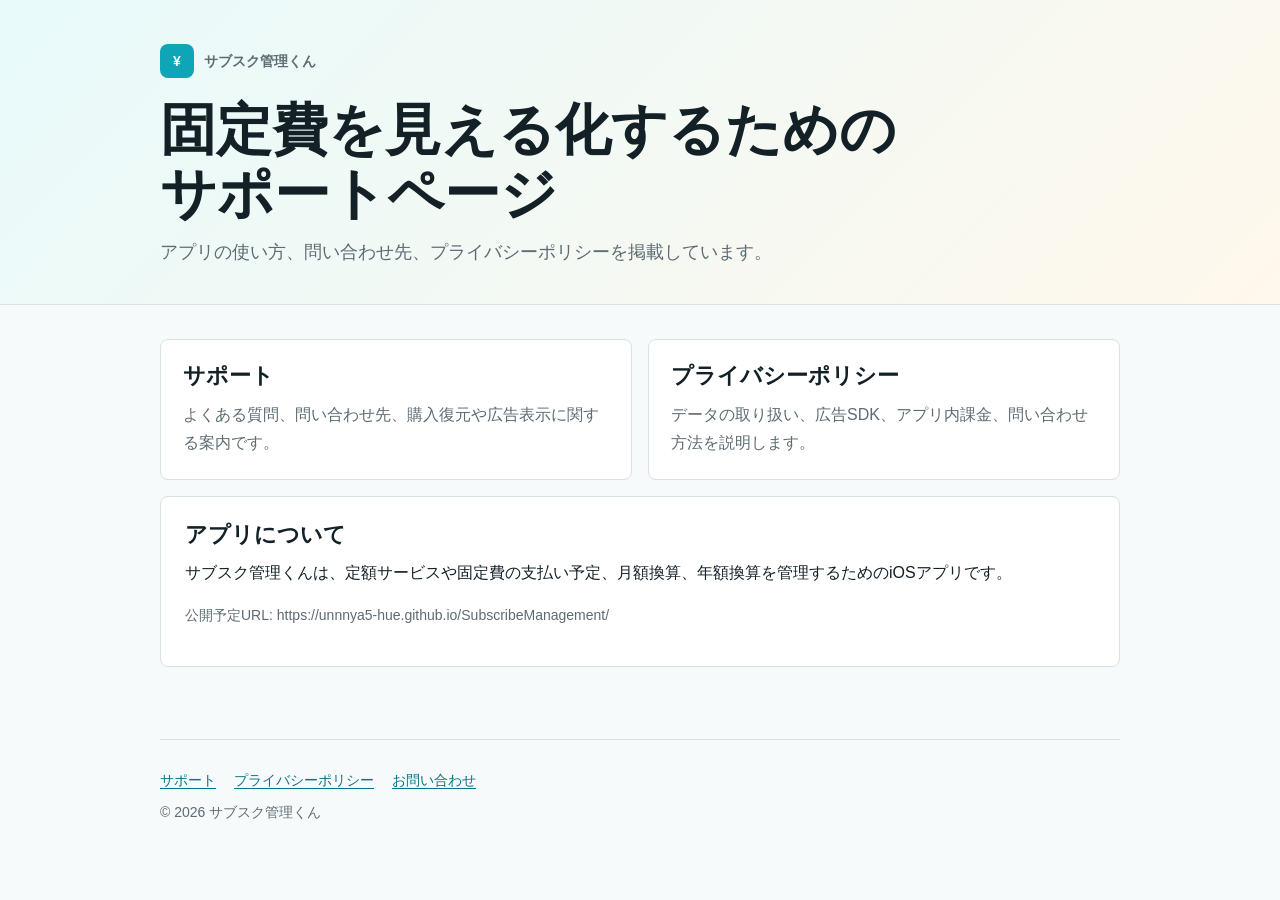
<file: docs/index.html>
<!doctype html>
<html lang="ja">
<head>
  <meta charset="utf-8">
  <meta name="viewport" content="width=device-width, initial-scale=1">
  <title>サブスク管理くん サポート</title>
  <meta name="description" content="サブスク管理くんのサポートページ、プライバシーポリシー、問い合わせ先です。">
  <link rel="stylesheet" href="assets/subkun-site.css">
</head>
<body>
  <header class="site-header">
    <div class="header-inner">
      <div class="brand"><span class="brand-mark">¥</span>サブスク管理くん</div>
      <h1>固定費を見える化するためのサポートページ</h1>
      <p class="lead">アプリの使い方、問い合わせ先、プライバシーポリシーを掲載しています。</p>
    </div>
  </header>

  <main class="content">
    <div class="card-grid">
      <a class="card" href="support.html">
        <h2>サポート</h2>
        <p>よくある質問、問い合わせ先、購入復元や広告表示に関する案内です。</p>
      </a>
      <a class="card" href="privacy.html">
        <h2>プライバシーポリシー</h2>
        <p>データの取り扱い、広告SDK、アプリ内課金、問い合わせ方法を説明します。</p>
      </a>
    </div>

    <section class="doc-section">
      <h2>アプリについて</h2>
      <p>サブスク管理くんは、定額サービスや固定費の支払い予定、月額換算、年額換算を管理するためのiOSアプリです。</p>
      <p class="meta">公開予定URL: https://unnnya5-hue.github.io/SubscribeManagement/</p>
    </section>
  </main>

  <footer class="site-footer">
    <div class="footer-links">
      <a href="support.html">サポート</a>
      <a href="privacy.html">プライバシーポリシー</a>
      <a href="https://github.com/unnnya5-hue/SubscribeManagement/issues">お問い合わせ</a>
    </div>
    <div>© 2026 サブスク管理くん</div>
  </footer>
</body>
</html>
</file>
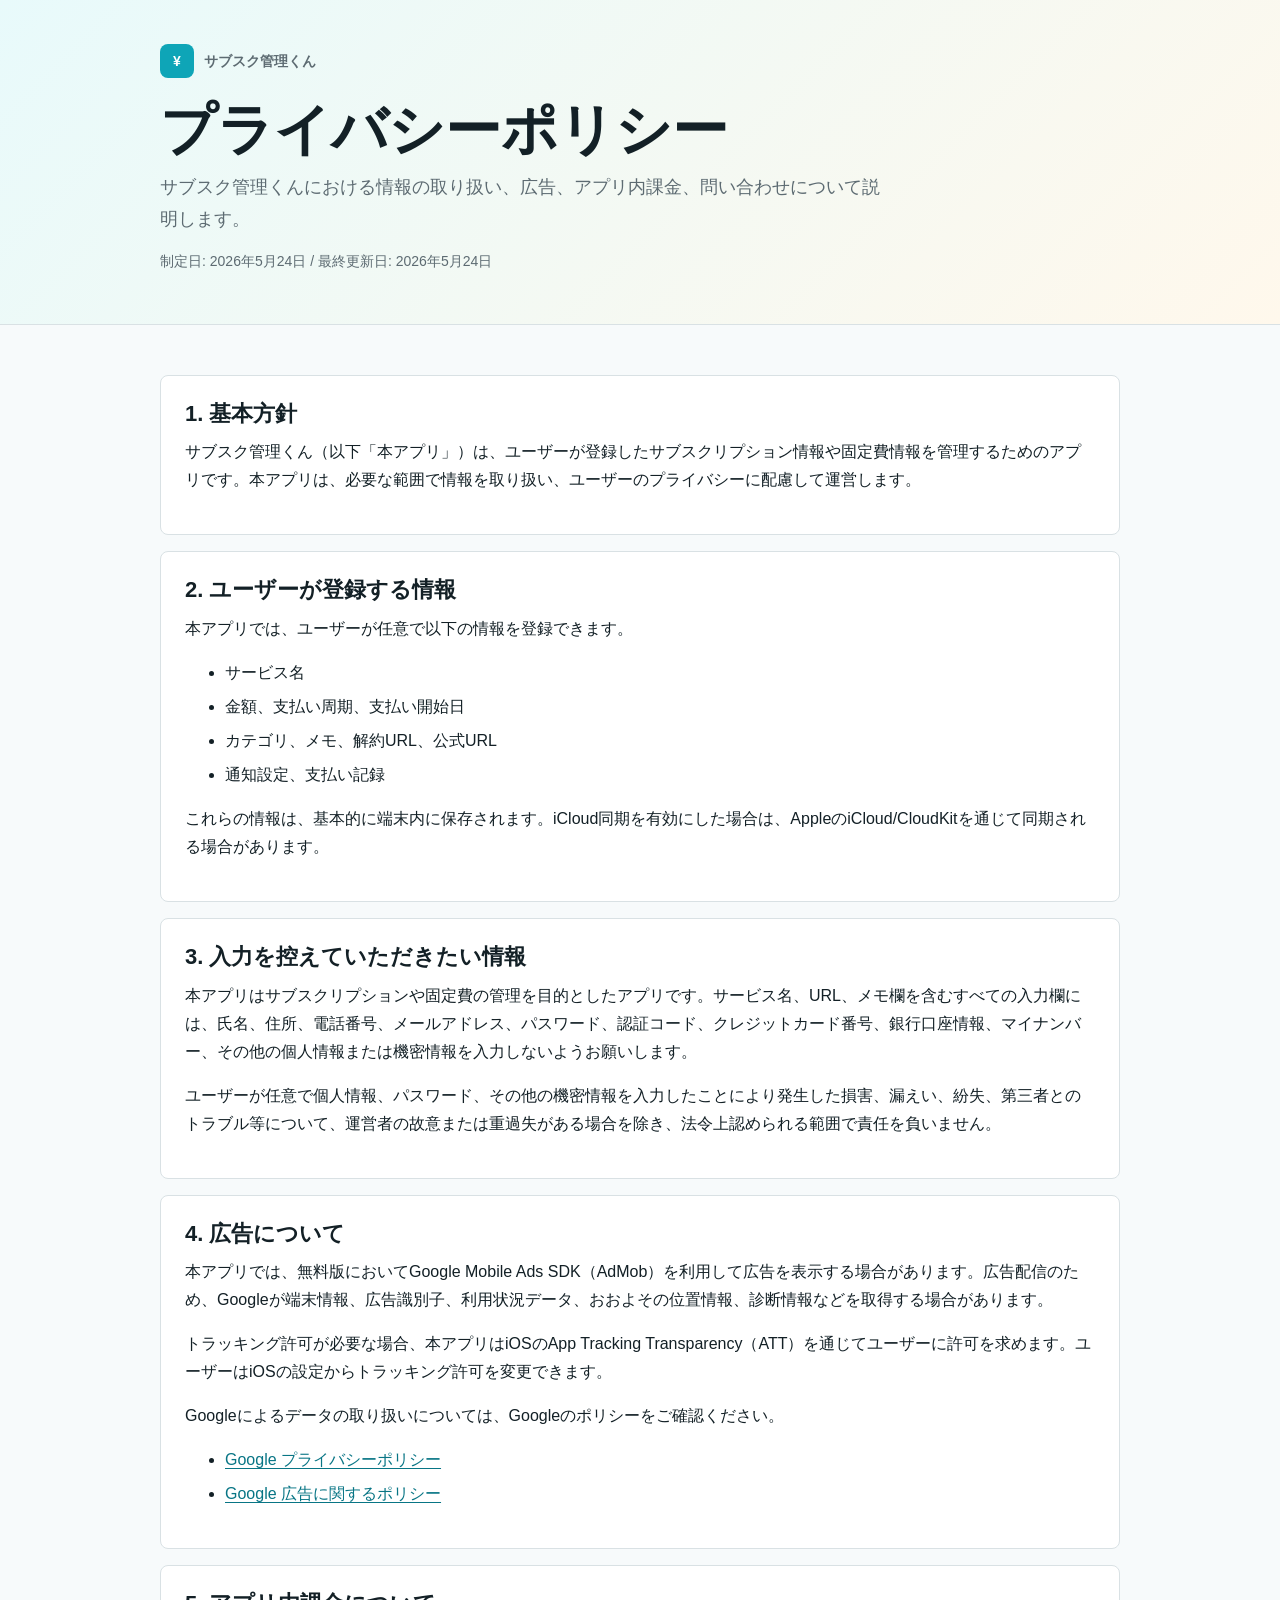
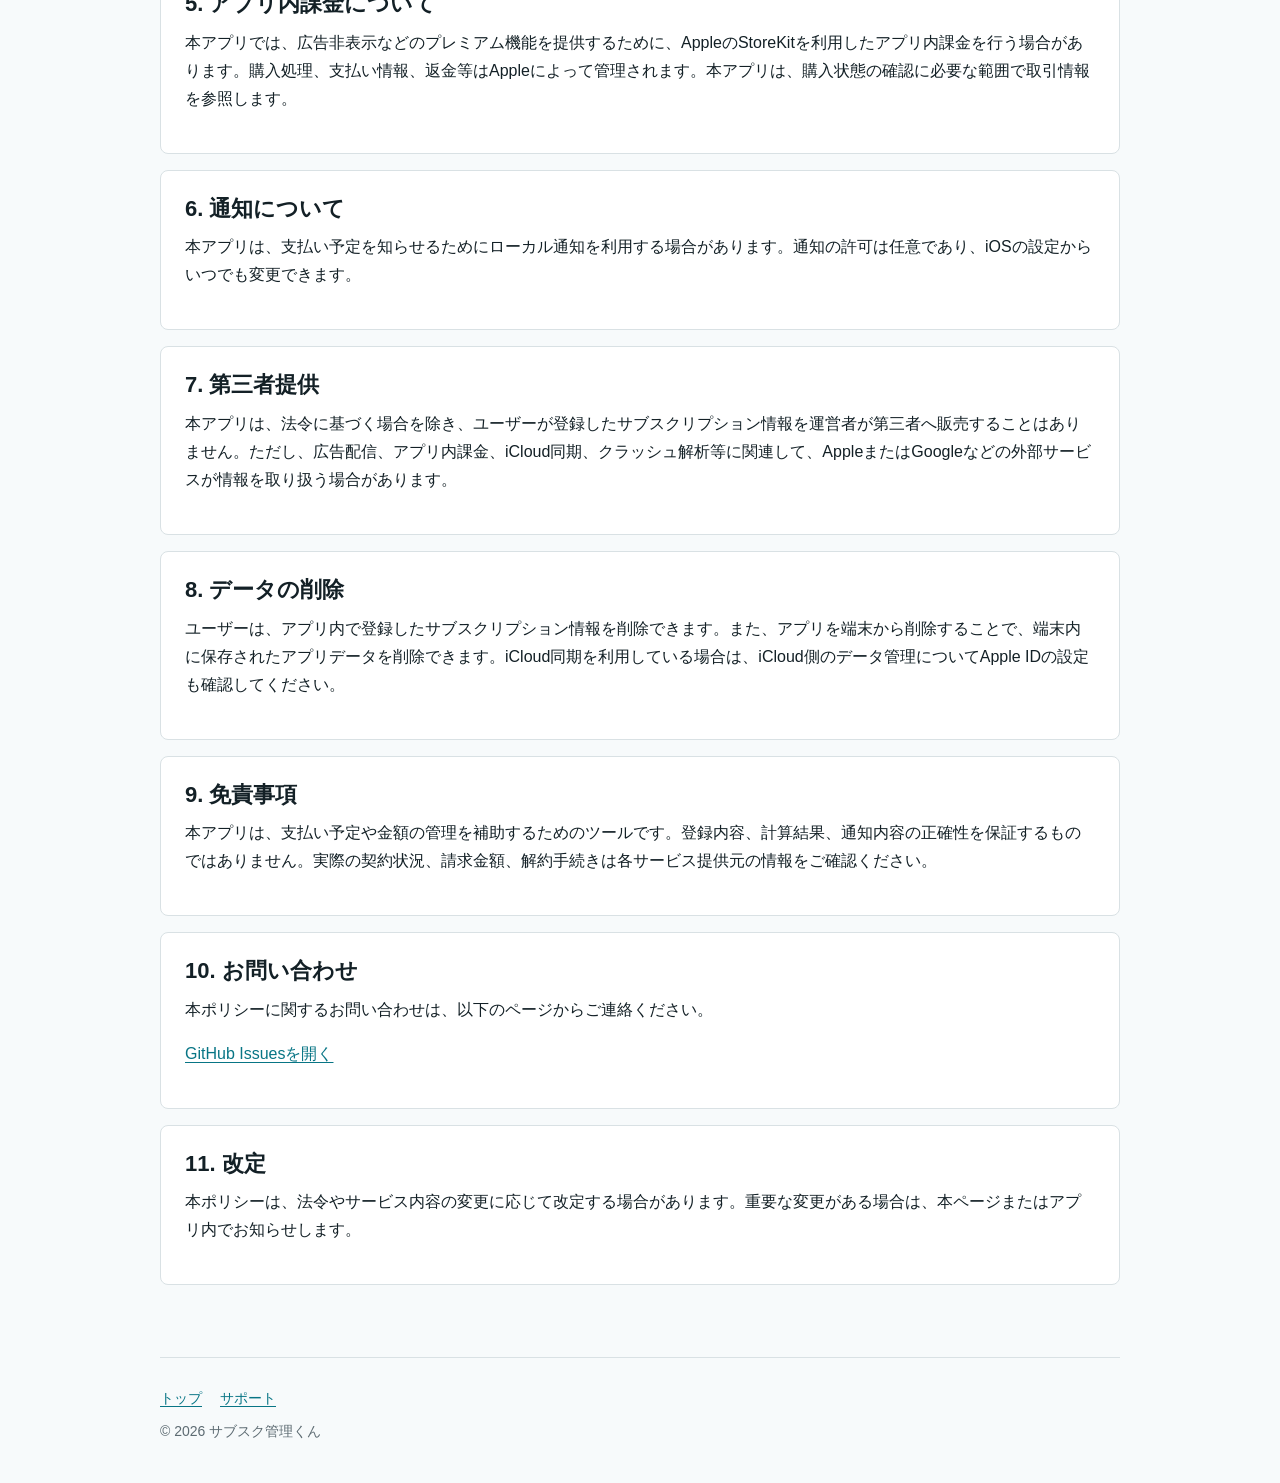
<file: docs/privacy.html>
<!doctype html>
<html lang="ja">
<head>
  <meta charset="utf-8">
  <meta name="viewport" content="width=device-width, initial-scale=1">
  <title>プライバシーポリシー | サブスク管理くん</title>
  <meta name="description" content="サブスク管理くんのプライバシーポリシーです。">
  <link rel="stylesheet" href="assets/subkun-site.css">
</head>
<body>
  <header class="site-header">
    <div class="header-inner">
      <div class="brand"><span class="brand-mark">¥</span>サブスク管理くん</div>
      <h1>プライバシーポリシー</h1>
      <p class="lead">サブスク管理くんにおける情報の取り扱い、広告、アプリ内課金、問い合わせについて説明します。</p>
      <p class="meta">制定日: 2026年5月24日 / 最終更新日: 2026年5月24日</p>
    </div>
  </header>

  <main class="content">
    <section class="doc-section">
      <h2>1. 基本方針</h2>
      <p>サブスク管理くん（以下「本アプリ」）は、ユーザーが登録したサブスクリプション情報や固定費情報を管理するためのアプリです。本アプリは、必要な範囲で情報を取り扱い、ユーザーのプライバシーに配慮して運営します。</p>
    </section>

    <section class="doc-section">
      <h2>2. ユーザーが登録する情報</h2>
      <p>本アプリでは、ユーザーが任意で以下の情報を登録できます。</p>
      <ul>
        <li>サービス名</li>
        <li>金額、支払い周期、支払い開始日</li>
        <li>カテゴリ、メモ、解約URL、公式URL</li>
        <li>通知設定、支払い記録</li>
      </ul>
      <p>これらの情報は、基本的に端末内に保存されます。iCloud同期を有効にした場合は、AppleのiCloud/CloudKitを通じて同期される場合があります。</p>
    </section>

    <section class="doc-section">
      <h2>3. 入力を控えていただきたい情報</h2>
      <p>本アプリはサブスクリプションや固定費の管理を目的としたアプリです。サービス名、URL、メモ欄を含むすべての入力欄には、氏名、住所、電話番号、メールアドレス、パスワード、認証コード、クレジットカード番号、銀行口座情報、マイナンバー、その他の個人情報または機密情報を入力しないようお願いします。</p>
      <p>ユーザーが任意で個人情報、パスワード、その他の機密情報を入力したことにより発生した損害、漏えい、紛失、第三者とのトラブル等について、運営者の故意または重過失がある場合を除き、法令上認められる範囲で責任を負いません。</p>
    </section>

    <section class="doc-section">
      <h2>4. 広告について</h2>
      <p>本アプリでは、無料版においてGoogle Mobile Ads SDK（AdMob）を利用して広告を表示する場合があります。広告配信のため、Googleが端末情報、広告識別子、利用状況データ、おおよその位置情報、診断情報などを取得する場合があります。</p>
      <p>トラッキング許可が必要な場合、本アプリはiOSのApp Tracking Transparency（ATT）を通じてユーザーに許可を求めます。ユーザーはiOSの設定からトラッキング許可を変更できます。</p>
      <p>Googleによるデータの取り扱いについては、Googleのポリシーをご確認ください。</p>
      <ul>
        <li><a href="https://policies.google.com/privacy?hl=ja">Google プライバシーポリシー</a></li>
        <li><a href="https://policies.google.com/technologies/ads?hl=ja">Google 広告に関するポリシー</a></li>
      </ul>
    </section>

    <section class="doc-section">
      <h2>5. アプリ内課金について</h2>
      <p>本アプリでは、広告非表示などのプレミアム機能を提供するために、AppleのStoreKitを利用したアプリ内課金を行う場合があります。購入処理、支払い情報、返金等はAppleによって管理されます。本アプリは、購入状態の確認に必要な範囲で取引情報を参照します。</p>
    </section>

    <section class="doc-section">
      <h2>6. 通知について</h2>
      <p>本アプリは、支払い予定を知らせるためにローカル通知を利用する場合があります。通知の許可は任意であり、iOSの設定からいつでも変更できます。</p>
    </section>

    <section class="doc-section">
      <h2>7. 第三者提供</h2>
      <p>本アプリは、法令に基づく場合を除き、ユーザーが登録したサブスクリプション情報を運営者が第三者へ販売することはありません。ただし、広告配信、アプリ内課金、iCloud同期、クラッシュ解析等に関連して、AppleまたはGoogleなどの外部サービスが情報を取り扱う場合があります。</p>
    </section>

    <section class="doc-section">
      <h2>8. データの削除</h2>
      <p>ユーザーは、アプリ内で登録したサブスクリプション情報を削除できます。また、アプリを端末から削除することで、端末内に保存されたアプリデータを削除できます。iCloud同期を利用している場合は、iCloud側のデータ管理についてApple IDの設定も確認してください。</p>
    </section>

    <section class="doc-section">
      <h2>9. 免責事項</h2>
      <p>本アプリは、支払い予定や金額の管理を補助するためのツールです。登録内容、計算結果、通知内容の正確性を保証するものではありません。実際の契約状況、請求金額、解約手続きは各サービス提供元の情報をご確認ください。</p>
    </section>

    <section class="doc-section">
      <h2>10. お問い合わせ</h2>
      <p>本ポリシーに関するお問い合わせは、以下のページからご連絡ください。</p>
      <p><a href="https://github.com/unnnya5-hue/SubscribeManagement/issues">GitHub Issuesを開く</a></p>
    </section>

    <section class="doc-section">
      <h2>11. 改定</h2>
      <p>本ポリシーは、法令やサービス内容の変更に応じて改定する場合があります。重要な変更がある場合は、本ページまたはアプリ内でお知らせします。</p>
    </section>
  </main>

  <footer class="site-footer">
    <div class="footer-links">
      <a href="index.html">トップ</a>
      <a href="support.html">サポート</a>
    </div>
    <div>© 2026 サブスク管理くん</div>
  </footer>
</body>
</html>
</file>
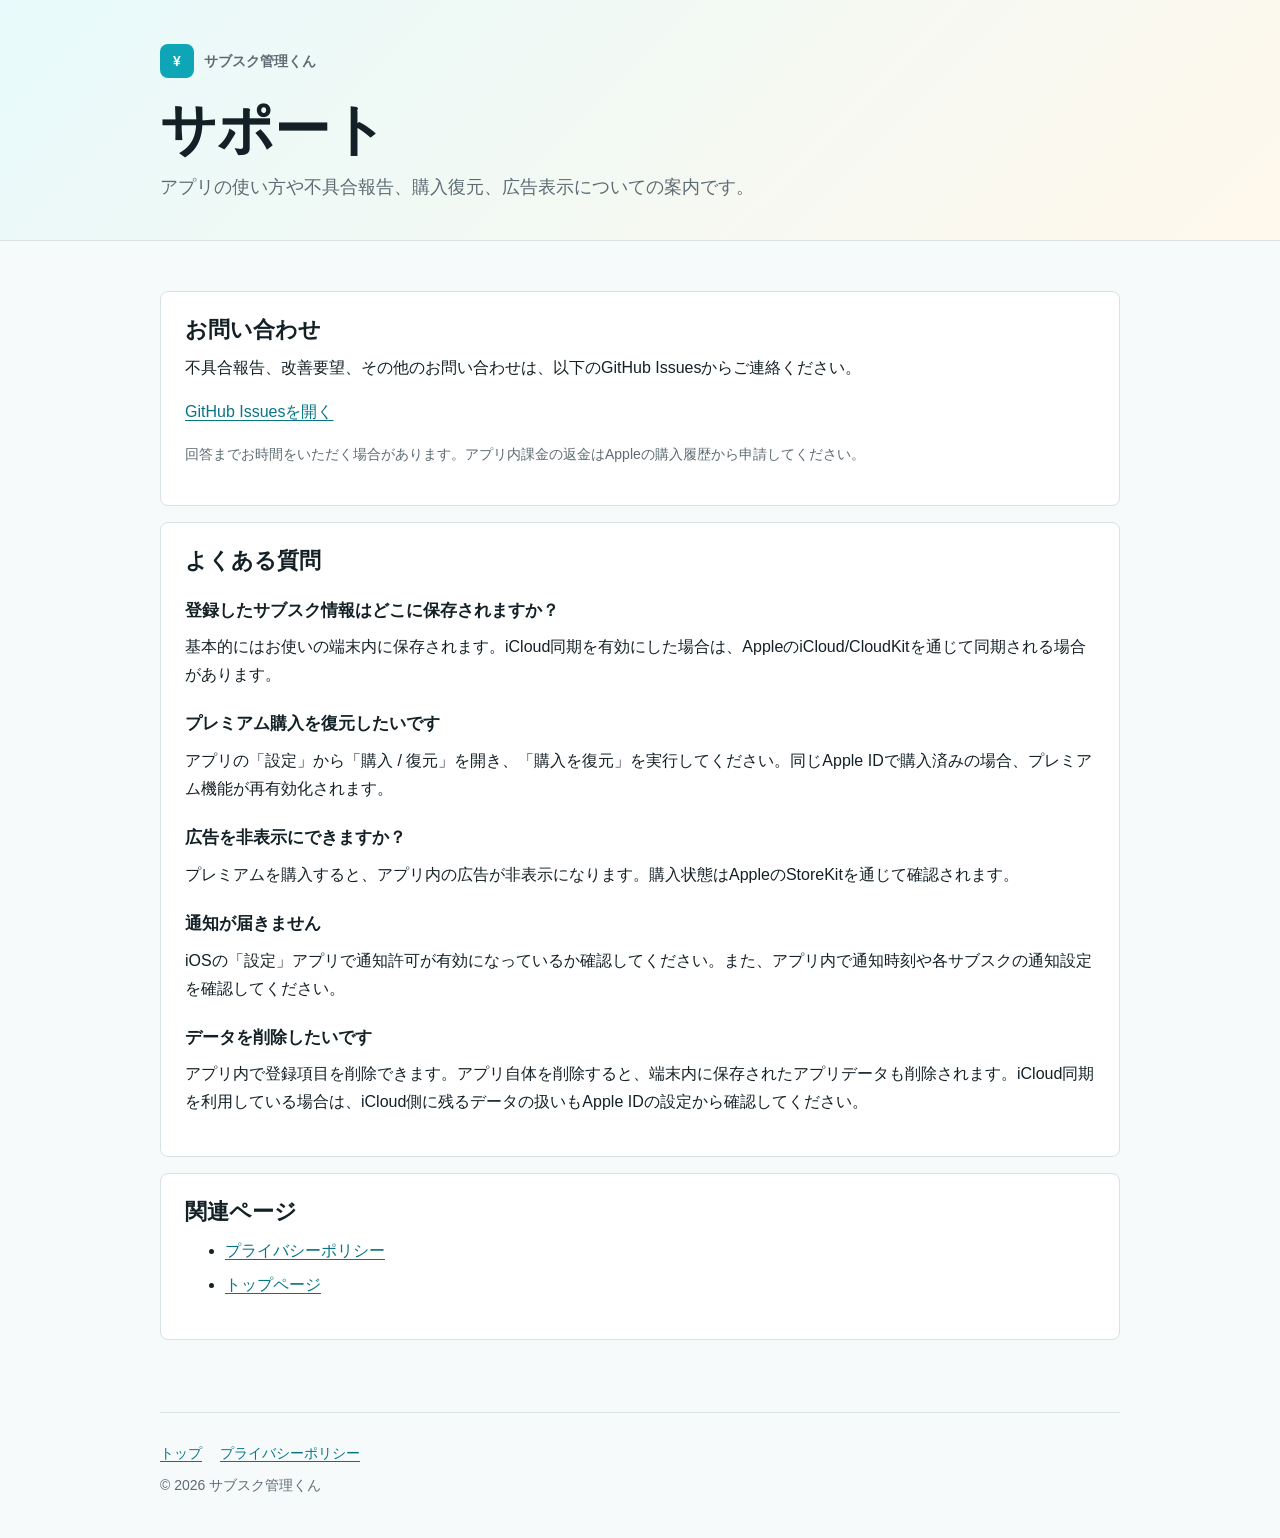
<file: docs/support.html>
<!doctype html>
<html lang="ja">
<head>
  <meta charset="utf-8">
  <meta name="viewport" content="width=device-width, initial-scale=1">
  <title>サポート | サブスク管理くん</title>
  <meta name="description" content="サブスク管理くんのサポート、よくある質問、問い合わせ先です。">
  <link rel="stylesheet" href="assets/subkun-site.css">
</head>
<body>
  <header class="site-header">
    <div class="header-inner">
      <div class="brand"><span class="brand-mark">¥</span>サブスク管理くん</div>
      <h1>サポート</h1>
      <p class="lead">アプリの使い方や不具合報告、購入復元、広告表示についての案内です。</p>
    </div>
  </header>

  <main class="content">
    <section class="doc-section">
      <h2>お問い合わせ</h2>
      <p>不具合報告、改善要望、その他のお問い合わせは、以下のGitHub Issuesからご連絡ください。</p>
      <p><a href="https://github.com/unnnya5-hue/SubscribeManagement/issues">GitHub Issuesを開く</a></p>
      <p class="meta">回答までお時間をいただく場合があります。アプリ内課金の返金はAppleの購入履歴から申請してください。</p>
    </section>

    <section class="doc-section">
      <h2>よくある質問</h2>
      <h3>登録したサブスク情報はどこに保存されますか？</h3>
      <p>基本的にはお使いの端末内に保存されます。iCloud同期を有効にした場合は、AppleのiCloud/CloudKitを通じて同期される場合があります。</p>

      <h3>プレミアム購入を復元したいです</h3>
      <p>アプリの「設定」から「購入 / 復元」を開き、「購入を復元」を実行してください。同じApple IDで購入済みの場合、プレミアム機能が再有効化されます。</p>

      <h3>広告を非表示にできますか？</h3>
      <p>プレミアムを購入すると、アプリ内の広告が非表示になります。購入状態はAppleのStoreKitを通じて確認されます。</p>

      <h3>通知が届きません</h3>
      <p>iOSの「設定」アプリで通知許可が有効になっているか確認してください。また、アプリ内で通知時刻や各サブスクの通知設定を確認してください。</p>

      <h3>データを削除したいです</h3>
      <p>アプリ内で登録項目を削除できます。アプリ自体を削除すると、端末内に保存されたアプリデータも削除されます。iCloud同期を利用している場合は、iCloud側に残るデータの扱いもApple IDの設定から確認してください。</p>
    </section>

    <section class="doc-section">
      <h2>関連ページ</h2>
      <ul>
        <li><a href="privacy.html">プライバシーポリシー</a></li>
        <li><a href="index.html">トップページ</a></li>
      </ul>
    </section>
  </main>

  <footer class="site-footer">
    <div class="footer-links">
      <a href="index.html">トップ</a>
      <a href="privacy.html">プライバシーポリシー</a>
    </div>
    <div>© 2026 サブスク管理くん</div>
  </footer>
</body>
</html>
</file>
<file: docs/assets/subkun-site.css>
:root {
  color-scheme: light;
  --ink: #132026;
  --muted: #5d6b72;
  --line: #d9e1e4;
  --paper: #ffffff;
  --soft: #eef7f8;
  --accent: #0ea5b7;
  --accent-dark: #087585;
  --warm: #fff7e8;
}

* {
  box-sizing: border-box;
}

body {
  margin: 0;
  background: #f7fafb;
  color: var(--ink);
  font-family: -apple-system, BlinkMacSystemFont, "Hiragino Sans", "Noto Sans JP", "Segoe UI", sans-serif;
  line-height: 1.75;
}

a {
  color: var(--accent-dark);
  text-decoration-thickness: 0.08em;
  text-underline-offset: 0.2em;
}

.site-header {
  background: linear-gradient(135deg, #e8fafb 0%, #fff8ec 100%);
  border-bottom: 1px solid var(--line);
}

.header-inner,
.content,
.site-footer {
  width: min(960px, calc(100% - 32px));
  margin: 0 auto;
}

.header-inner {
  padding: 44px 0 36px;
}

.brand {
  display: inline-flex;
  align-items: center;
  gap: 10px;
  color: var(--muted);
  font-size: 14px;
  font-weight: 700;
}

.brand-mark {
  display: grid;
  width: 34px;
  height: 34px;
  place-items: center;
  border-radius: 8px;
  background: var(--accent);
  color: #fff;
}

h1 {
  max-width: 760px;
  margin: 20px 0 10px;
  font-size: clamp(32px, 6vw, 56px);
  line-height: 1.15;
  letter-spacing: 0;
}

.lead {
  max-width: 720px;
  margin: 0;
  color: var(--muted);
  font-size: 18px;
}

.content {
  padding: 34px 0 56px;
}

.card-grid {
  display: grid;
  grid-template-columns: repeat(auto-fit, minmax(240px, 1fr));
  gap: 16px;
}

.card,
.doc-section {
  background: var(--paper);
  border: 1px solid var(--line);
  border-radius: 8px;
}

.card {
  display: block;
  padding: 22px;
  color: inherit;
  text-decoration: none;
}

.card:hover {
  border-color: var(--accent);
}

.card h2,
.doc-section h2 {
  margin: 0 0 10px;
  font-size: 22px;
  line-height: 1.3;
}

.card p {
  margin: 0;
  color: var(--muted);
}

.doc-section {
  margin: 16px 0;
  padding: 24px;
}

.doc-section h3 {
  margin: 20px 0 8px;
  font-size: 17px;
}

.doc-section p,
.doc-section ul,
.doc-section ol {
  margin-top: 0;
}

.doc-section li + li {
  margin-top: 6px;
}

.notice {
  padding: 16px 18px;
  border: 1px solid #f2d49b;
  border-radius: 8px;
  background: var(--warm);
  color: #5f4313;
}

.meta {
  color: var(--muted);
  font-size: 14px;
}

.site-footer {
  padding: 28px 0 40px;
  border-top: 1px solid var(--line);
  color: var(--muted);
  font-size: 14px;
}

.footer-links {
  display: flex;
  flex-wrap: wrap;
  gap: 12px 18px;
  margin-bottom: 8px;
}

@media (max-width: 640px) {
  .header-inner {
    padding: 32px 0 28px;
  }

  .content {
    padding-top: 24px;
  }

  .doc-section {
    padding: 20px;
  }
}
</file>
